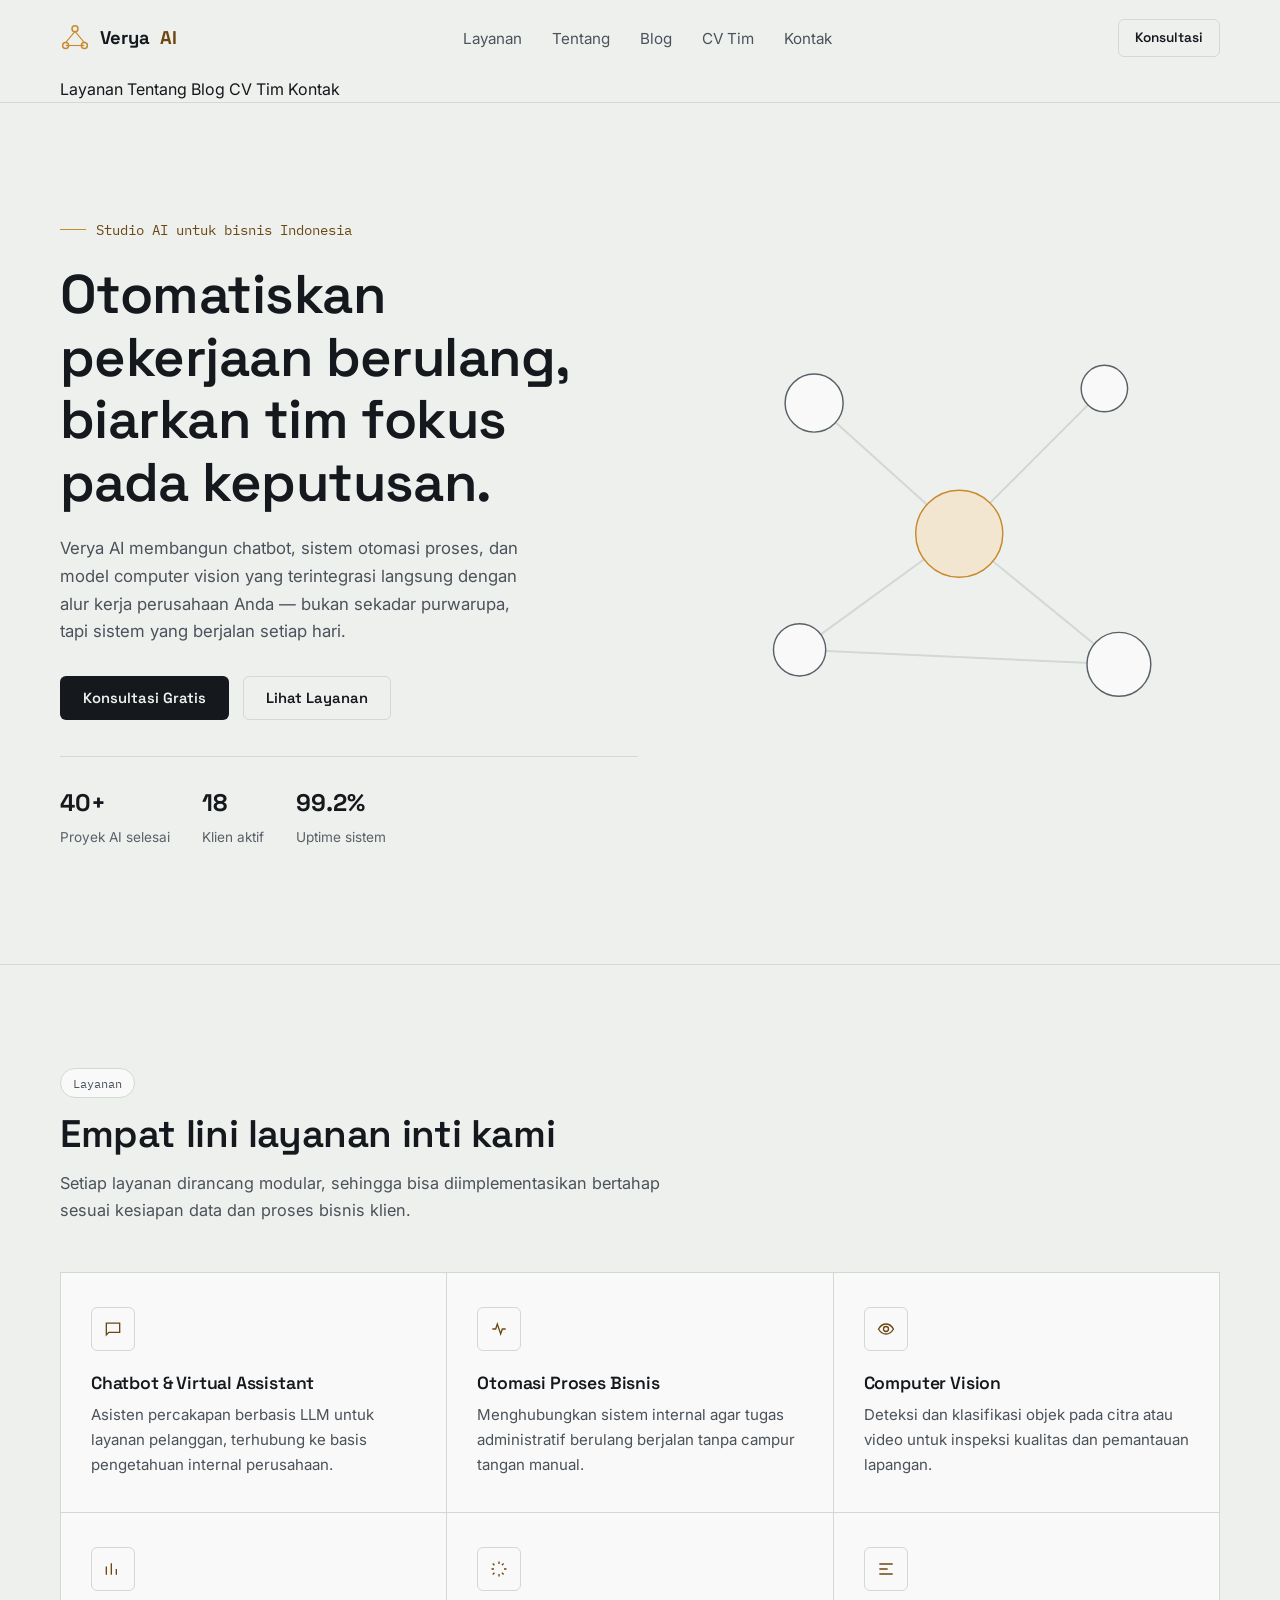
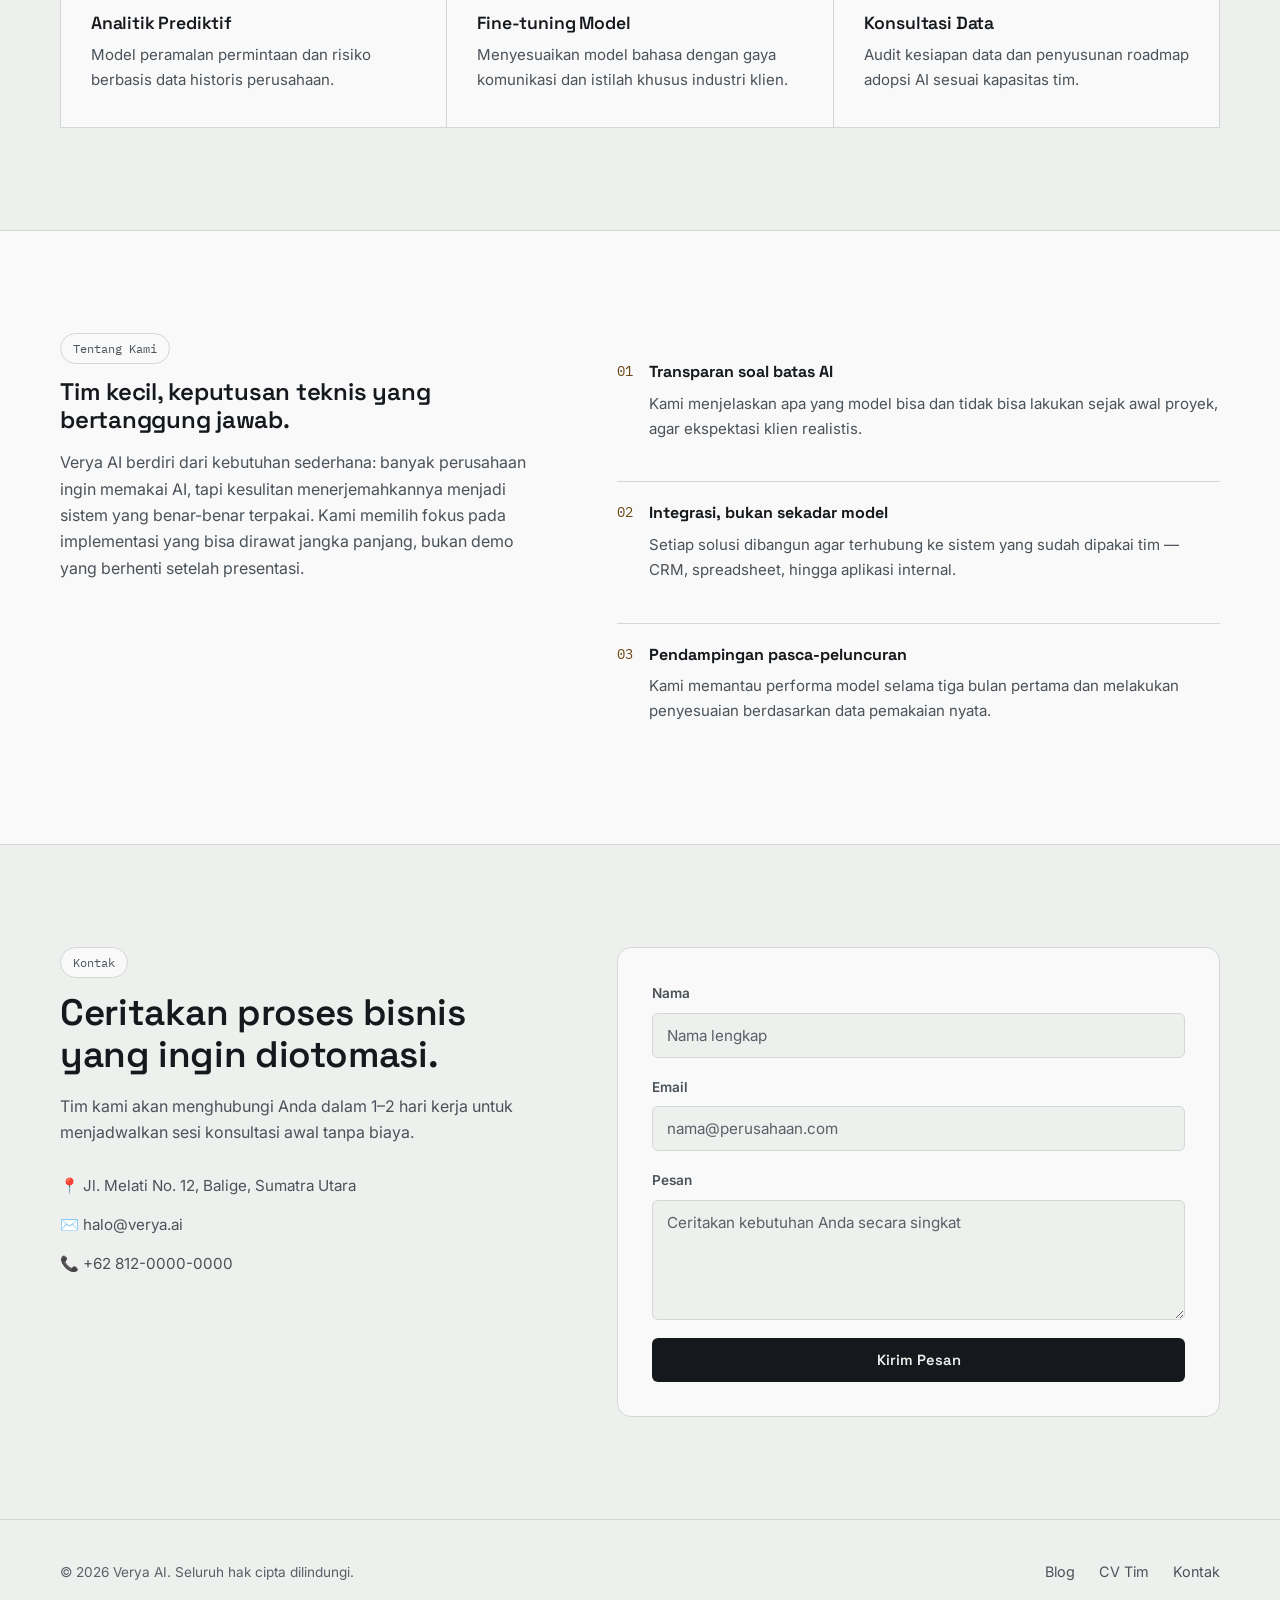
<file: index.html>
<!doctype html>
<html lang="id">
<head>
<meta charset="UTF-8">
<meta name="viewport" content="width=device-width, initial-scale=1">
<title>Verya AI — Solusi Kecerdasan Buatan untuk Bisnis</title>
<meta name="description" content="Verya AI membangun chatbot, otomasi proses bisnis, computer vision, dan analitik prediktif untuk perusahaan di Indonesia.">
<link rel="preconnect" href="https://fonts.googleapis.com">
<link href="https://fonts.googleapis.com/css2?family=Space+Grotesk:wght@500;600;700&family=Inter:wght@400;500;600&family=IBM+Plex+Mono:wght@400;500&display=swap" rel="stylesheet">
<link rel="stylesheet" href="assets/css/style.css">
</head>
<body>

<header class="site-header">
  <div class="container navbar-wrap">
    <input type="checkbox" id="nav-toggle" class="nav-toggle-input">

    <nav class="navbar">
      <a href="index.html" class="brand">
        <svg class="brand-mark" aria-hidden="true" viewBox="0 0 32 32" fill="none">
          <circle cx="16" cy="6" r="3.2" stroke-width="1.6"/>
          <circle cx="6" cy="24" r="3.2" stroke-width="1.6"/>
          <circle cx="26" cy="24" r="3.2" stroke-width="1.6"/>
          <line x1="16" y1="9" x2="6" y2="21" stroke-width="1.2"/>
          <line x1="16" y1="9" x2="26" y2="21" stroke-width="1.2"/>
          <line x1="6" y1="24" x2="26" y2="24" stroke-width="1.2"/>
        </svg>
        Verya<span>AI</span>
      </a>

      <ul class="nav-menu">
        <li><a href="#layanan">Layanan</a></li>
        <li><a href="#tentang">Tentang</a></li>
        <li><a href="blog.html">Blog</a></li>
        <li><a href="cv.html">CV Tim</a></li>
        <li><a href="#kontak">Kontak</a></li>
      </ul>

      <div class="nav-actions">
        <a href="#kontak" class="btn btn-outline btn-sm">Konsultasi</a>
        <label class="nav-toggle-label" for="nav-toggle">
          <span class="visually-hidden">Buka menu</span>
          <span></span><span></span><span></span>
        </label>
      </div>
    </nav>

    <div class="navbar-mobile-menu">
      <a href="#layanan">Layanan</a>
      <a href="#tentang">Tentang</a>
      <a href="blog.html">Blog</a>
      <a href="cv.html">CV Tim</a>
      <a href="#kontak">Kontak</a>
    </div>
  </div>
</header>

<main>

  <!-- HERO -->
  <section class="hero">
    <div class="container">
      <div class="hero-copy">
        <p class="hero-eyebrow">Studio AI untuk bisnis Indonesia</p>
        <h1>Otomatiskan pekerjaan berulang, biarkan tim fokus pada keputusan.</h1>
        <p class="hero-description">
          Verya AI membangun chatbot, sistem otomasi proses, dan model computer vision
          yang terintegrasi langsung dengan alur kerja perusahaan Anda — bukan sekadar
          purwarupa, tapi sistem yang berjalan setiap hari.
        </p>
        <div class="hero-buttons">
          <a href="#kontak" class="btn btn-primary">Konsultasi Gratis</a>
          <a href="#layanan" class="btn btn-outline">Lihat Layanan</a>
        </div>
        <div class="hero-stats">
          <div><strong>40+</strong><span>Proyek AI selesai</span></div>
          <div><strong>18</strong><span>Klien aktif</span></div>
          <div><strong>99.2%</strong><span>Uptime sistem</span></div>
        </div>
      </div>

      <div class="hero-graph" aria-hidden="true">
        <svg viewBox="0 0 360 300">
          <line x1="80" y1="60" x2="180" y2="150"></line>
          <line x1="280" y1="50" x2="180" y2="150"></line>
          <line x1="180" y1="150" x2="70" y2="230"></line>
          <line x1="180" y1="150" x2="290" y2="240"></line>
          <line x1="70" y1="230" x2="290" y2="240"></line>
          <circle cx="80" cy="60" r="20"></circle>
          <circle cx="280" cy="50" r="16"></circle>
          <circle class="node-active" cx="180" cy="150" r="30"></circle>
          <circle cx="70" cy="230" r="18"></circle>
          <circle cx="290" cy="240" r="22"></circle>
        </svg>
      </div>
    </div>
  </section>

  <!-- LAYANAN -->
  <section id="layanan">
    <div class="container">
      <div class="section-head">
        <span class="section-tag">Layanan</span>
        <h2>Empat lini layanan inti kami</h2>
        <p>Setiap layanan dirancang modular, sehingga bisa diimplementasikan bertahap
          sesuai kesiapan data dan proses bisnis klien.</p>
      </div>

      <div class="service-grid">
        <article class="service-card">
          <div class="service-icon">
            <svg width="20" height="20" viewBox="0 0 24 24" aria-hidden="true" fill="none" stroke="currentColor" stroke-width="1.6"><path d="M4 5h16v11H7l-3 3V5Z"/></svg>
          </div>
          <h3>Chatbot &amp; Virtual Assistant</h3>
          <p>Asisten percakapan berbasis LLM untuk layanan pelanggan, terhubung ke basis
            pengetahuan internal perusahaan.</p>
        </article>

        <article class="service-card">
          <div class="service-icon">
            <svg width="20" height="20" viewBox="0 0 24 24" aria-hidden="true" fill="none" stroke="currentColor" stroke-width="1.6"><path d="M4 12h4l2-6 4 12 2-6h4"/></svg>
          </div>
          <h3>Otomasi Proses Bisnis</h3>
          <p>Menghubungkan sistem internal agar tugas administratif berulang berjalan
            tanpa campur tangan manual.</p>
        </article>

        <article class="service-card">
          <div class="service-icon">
            <svg width="20" height="20" viewBox="0 0 24 24" aria-hidden="true" fill="none" stroke="currentColor" stroke-width="1.6"><circle cx="12" cy="12" r="3"/><path d="M3 12s3.5-6 9-6 9 6 9 6-3.5 6-9 6-9-6-9-6Z"/></svg>
          </div>
          <h3>Computer Vision</h3>
          <p>Deteksi dan klasifikasi objek pada citra atau video untuk inspeksi kualitas
            dan pemantauan lapangan.</p>
        </article>

        <article class="service-card">
          <div class="service-icon">
            <svg width="20" height="20" viewBox="0 0 24 24" aria-hidden="true" fill="none" stroke="currentColor" stroke-width="1.6"><path d="M4 19V9m6 10V5m6 14v-7"/></svg>
          </div>
          <h3>Analitik Prediktif</h3>
          <p>Model peramalan permintaan dan risiko berbasis data historis perusahaan.</p>
        </article>

        <article class="service-card">
          <div class="service-icon">
            <svg width="20" height="20" viewBox="0 0 24 24" aria-hidden="true" fill="none" stroke="currentColor" stroke-width="1.6"><path d="M12 3v3m0 12v3m9-9h-3M6 12H3m14.5-6.5-2 2m-9 9-2 2m0-13 2 2m9 9 2 2"/></svg>
          </div>
          <h3>Fine-tuning Model</h3>
          <p>Menyesuaikan model bahasa dengan gaya komunikasi dan istilah khusus industri
            klien.</p>
        </article>

        <article class="service-card">
          <div class="service-icon">
            <svg width="20" height="20" viewBox="0 0 24 24" aria-hidden="true" fill="none" stroke="currentColor" stroke-width="1.6"><path d="M4 6h16M4 12h10M4 18h16"/></svg>
          </div>
          <h3>Konsultasi Data</h3>
          <p>Audit kesiapan data dan penyusunan roadmap adopsi AI sesuai kapasitas tim.</p>
        </article>
      </div>
    </div>
  </section>

  <!-- TENTANG -->
  <section id="tentang" class="about">
    <div class="container">
      <div>
        <span class="section-tag">Tentang Kami</span>
        <h2>Tim kecil, keputusan teknis yang bertanggung jawab.</h2>
        <p style="color:var(--ink-soft); margin-top:16px;">
          Verya AI berdiri dari kebutuhan sederhana: banyak perusahaan ingin memakai AI,
          tapi kesulitan menerjemahkannya menjadi sistem yang benar-benar terpakai.
          Kami memilih fokus pada implementasi yang bisa dirawat jangka panjang,
          bukan demo yang berhenti setelah presentasi.
        </p>
      </div>

      <div class="about-list">
        <div class="about-item">
          <span class="about-number">01</span>
          <div>
            <strong>Transparan soal batas AI</strong>
            <p>Kami menjelaskan apa yang model bisa dan tidak bisa lakukan sejak awal
              proyek, agar ekspektasi klien realistis.</p>
          </div>
        </div>
        <div class="about-item">
          <span class="about-number">02</span>
          <div>
            <strong>Integrasi, bukan sekadar model</strong>
            <p>Setiap solusi dibangun agar terhubung ke sistem yang sudah dipakai tim —
              CRM, spreadsheet, hingga aplikasi internal.</p>
          </div>
        </div>
        <div class="about-item">
          <span class="about-number">03</span>
          <div>
            <strong>Pendampingan pasca-peluncuran</strong>
            <p>Kami memantau performa model selama tiga bulan pertama dan melakukan
              penyesuaian berdasarkan data pemakaian nyata.</p>
          </div>
        </div>
      </div>
    </div>
  </section>

  <!-- KONTAK -->
  <section id="kontak" class="contact">
    <div class="container">
      <div class="contact-info">
        <span class="section-tag">Kontak</span>
        <h2>Ceritakan proses bisnis yang ingin diotomasi.</h2>
        <p>Tim kami akan menghubungi Anda dalam 1–2 hari kerja untuk menjadwalkan sesi
          konsultasi awal tanpa biaya.</p>
        <ul class="contact-detail">
          <li>📍 Jl. Melati No. 12, Balige, Sumatra Utara</li>
          <li>✉️ halo@verya.ai</li>
          <li>📞 +62 812-0000-0000</li>
        </ul>
      </div>

      <form class="contact-form">
        <div class="form-row">
          <label for="nama">Nama</label>
          <input type="text" id="nama" name="nama" placeholder="Nama lengkap" required>
        </div>
        <div class="form-row">
          <label for="email">Email</label>
          <input type="email" id="email" name="email" placeholder="nama@perusahaan.com" required>
        </div>
        <div class="form-row">
          <label for="pesan">Pesan</label>
          <textarea id="pesan" name="pesan" placeholder="Ceritakan kebutuhan Anda secara singkat"></textarea>
        </div>
        <button type="submit" class="btn btn-primary">Kirim Pesan</button>
      </form>
    </div>
  </section>

</main>

<footer class="site-footer">
  <div class="container">
    <p class="footer-note">© 2026 Verya AI. Seluruh hak cipta dilindungi.</p>
    <div class="footer-links">
      <a href="blog.html">Blog</a>
      <a href="cv.html">CV Tim</a>
      <a href="#kontak">Kontak</a>
    </div>
  </div>
</footer>

</body>
</html>
</file>
<file: assets/css/style.css>
/* =========================================================
   VERYA AI — LANDING PAGE STYLESHEET
   Studi kasus 3.1 — HTML + CSS murni (tanpa framework)
   ========================================================= */

/* ---------- 1. CSS VARIABLES ---------- */
:root {
  /* Warna dasar */
  --ink: #15181c;
  --ink-soft: #4b5259;
  --ink-faint: #5a6067;

  --paper: #eef0ee;
  --paper-raised: #f8f9f8;
  --paper-deep: #e2e6e3;

  --line: #d3d8d5;

  --accent: #c98a2c;
  --accent-deep: #6b4712;
  --accent-soft: #f3e6d1;

  /* Tipografi */
  --font-display: "Space Grotesk", sans-serif;
  --font-body: "Inter", sans-serif;
  --font-mono: "IBM Plex Mono", monospace;

  /* Layout */
  --container: 1160px;
  --radius: 6px;
  --radius-lg: 14px;
}

/* ---------- 2. RESET / UNIVERSAL SELECTOR ---------- */
* {
  box-sizing: border-box;
}

html {
  scroll-behavior: smooth;
}

body {
  margin: 0;
  font-family: var(--font-body);
  color: var(--ink);
  background: var(--paper);
  line-height: 1.65;
  -webkit-font-smoothing: antialiased;
}

h1, h2, h3, p, ul, figure {
  margin: 0;
}

h1, h2, h3 {
  font-family: var(--font-display);
  font-weight: 600;
  line-height: 1.15;
  letter-spacing: -0.01em;
}

ul {
  padding: 0;
  list-style: none;
}

.visually-hidden {
  position: absolute;
  width: 1px;
  height: 1px;
  padding: 0;
  margin: -1px;
  overflow: hidden;
  clip: rect(0, 0, 0, 0);
  white-space: nowrap;
  border: 0;
}

a {
  color: inherit;
  text-decoration: none;
}

img {
  max-width: 100%;
  display: block;
}

/* ---------- 3. CONTAINER ---------- */
.container {
  width: min(100% - 40px, var(--container));
  margin-inline: auto;
}

section {
  padding-block: clamp(56px, 8vw, 104px);
}

.section-head {
  max-width: 620px;
  margin-bottom: 48px;
}

.section-tag {
  display: inline-block;
  margin-bottom: 14px;
  padding: 4px 12px;
  border: 1px solid var(--line);
  border-radius: 999px;
  font-family: var(--font-mono);
  font-size: 0.78rem;
  color: var(--ink-soft);
  background: var(--paper-raised);
}

.section-head h2 {
  font-size: clamp(1.7rem, 3vw, 2.4rem);
  margin-bottom: 14px;
}

.section-head p {
  color: var(--ink-soft);
  font-size: 1.02rem;
}

/* ---------- 4. HEADER / NAVBAR (Flexbox) ---------- */
.site-header {
  position: sticky;
  top: 0;
  z-index: 1000;
  background: rgba(238, 240, 238, 0.92);
  backdrop-filter: blur(8px);
  border-bottom: 1px solid var(--line);
}

.navbar {
  display: flex;
  align-items: center;
  justify-content: space-between;
  min-height: 76px;
  gap: 20px;
}

.brand {
  display: flex;
  align-items: center;
  gap: 10px;
  font-family: var(--font-display);
  font-weight: 700;
  font-size: 1.15rem;
}

.brand-mark {
  width: 30px;
  height: 30px;
  flex-shrink: 0;
}

.brand-mark circle,
.brand-mark line {
  stroke: var(--accent);
}

.brand span {
  color: var(--accent-deep);
}

.nav-menu {
  display: flex;
  align-items: center;
  gap: 30px;
}

.nav-menu a {
  font-size: 0.95rem;
  color: var(--ink-soft);
  transition: color 0.2s ease;
}

.nav-menu a:hover,
.nav-menu a.is-active {
  color: var(--ink);
}

.nav-actions {
  display: flex;
  align-items: center;
  gap: 14px;
}

/* Menu mobile — checkbox hack, tanpa JavaScript */
.nav-toggle-input {
  display: none;
}

.nav-toggle-label {
  display: none;
  flex-direction: column;
  gap: 5px;
  cursor: pointer;
}

.nav-toggle-label span {
  width: 24px;
  height: 2px;
  background: var(--ink);
}

/* ---------- 5. BUTTONS ---------- */
.btn {
  display: inline-flex;
  align-items: center;
  justify-content: center;
  min-height: 44px;
  padding-inline: 22px;
  border-radius: var(--radius);
  border: 1px solid transparent;
  font-family: var(--font-display);
  font-size: 0.92rem;
  font-weight: 600;
  cursor: pointer;
  transition: transform 0.2s ease, background 0.2s ease, border-color 0.2s ease;
}

.btn-primary {
  background: var(--ink);
  color: var(--paper);
}

.btn-primary:hover {
  background: var(--accent-deep);
  transform: translateY(-2px);
}

.btn-outline {
  border-color: var(--line);
  background: transparent;
  color: var(--ink);
}

.btn-outline:hover {
  border-color: var(--ink);
  transform: translateY(-2px);
}

.btn-sm {
  min-height: 38px;
  padding-inline: 16px;
  font-size: 0.85rem;
}

/* ---------- 6. HERO (Grid) ---------- */
.hero {
  padding-block: clamp(56px, 9vw, 120px);
  border-bottom: 1px solid var(--line);
}

.hero .container {
  display: grid;
  grid-template-columns: minmax(0, 1.05fr) minmax(280px, 0.95fr);
  align-items: center;
  gap: 60px;
}

.hero-eyebrow {
  display: flex;
  align-items: center;
  gap: 10px;
  margin-bottom: 22px;
  font-family: var(--font-mono);
  font-size: 0.85rem;
  color: var(--accent-deep);
}

.hero-eyebrow::before {
  content: "";
  width: 26px;
  height: 1px;
  background: var(--accent);
}

.hero h1 {
  max-width: 620px;
  margin-bottom: 22px;
  font-size: clamp(2.2rem, 4.6vw, 3.4rem);
}

.hero-description {
  max-width: 480px;
  margin-bottom: 30px;
  color: var(--ink-soft);
  font-size: 1.05rem;
}

.hero-buttons {
  display: flex;
  flex-wrap: wrap;
  gap: 14px;
  margin-bottom: 36px;
}

.hero-stats {
  display: flex;
  gap: 32px;
  padding-top: 26px;
  border-top: 1px solid var(--line);
}

.hero-stats strong {
  display: block;
  font-family: var(--font-display);
  font-size: 1.5rem;
}

.hero-stats span {
  font-size: 0.85rem;
  color: var(--ink-faint);
}

/* Diagram graf (SVG) — pengganti ilustrasi generik */
.hero-graph {
  position: relative;
  min-height: 320px;
  display: grid;
  place-items: center;
}

.hero-graph svg {
  width: 100%;
  height: auto;
}

.hero-graph circle {
  fill: var(--paper-raised);
  stroke: var(--ink-faint);
}

.hero-graph circle.node-active {
  fill: var(--accent-soft);
  stroke: var(--accent);
}

.hero-graph line {
  stroke: var(--line);
  stroke-width: 1.4;
}

/* ---------- 7. LAYANAN — CARD GRID ---------- */
.service-grid {
  display: grid;
  grid-template-columns: repeat(3, 1fr);
  gap: 1px;
  background: var(--line);
  border: 1px solid var(--line);
}

.service-card {
  padding: 34px 30px;
  background: var(--paper-raised);
  transition: background 0.2s ease;
}

.service-card:hover {
  background: var(--paper-deep);
}

.service-icon {
  display: grid;
  place-items: center;
  width: 44px;
  height: 44px;
  margin-bottom: 22px;
  border: 1px solid var(--line);
  border-radius: var(--radius);
  color: var(--accent-deep);
}

.service-card h3 {
  margin-bottom: 10px;
  font-size: 1.1rem;
}

.service-card p {
  color: var(--ink-soft);
  font-size: 0.94rem;
}

/* ---------- 8. TENTANG (Flexbox, alternating layout) ---------- */
.about {
  background: var(--paper-raised);
  border-block: 1px solid var(--line);
}

.about .container {
  display: grid;
  grid-template-columns: minmax(0, 0.9fr) minmax(0, 1.1fr);
  gap: 64px;
  align-items: start;
}

.about-list {
  display: grid;
  gap: 22px;
  margin-top: 8px;
}

.about-item {
  display: flex;
  gap: 16px;
  padding-block: 18px;
  border-top: 1px solid var(--line);
}

.about-item:first-child {
  border-top: none;
}

.about-item strong {
  display: block;
  margin-bottom: 6px;
  font-family: var(--font-display);
}

.about-item p {
  color: var(--ink-soft);
  font-size: 0.94rem;
}

.about-number {
  font-family: var(--font-mono);
  color: var(--accent-deep);
  font-size: 0.9rem;
}

/* ---------- 9. KONTAK — FORM ---------- */
.contact .container {
  display: grid;
  grid-template-columns: minmax(0, 0.9fr) minmax(0, 1.1fr);
  gap: 64px;
}

.contact-info h2 {
  font-size: clamp(1.7rem, 3vw, 2.3rem);
  margin-bottom: 16px;
}

.contact-info p {
  color: var(--ink-soft);
  margin-bottom: 28px;
}

.contact-detail {
  display: grid;
  gap: 14px;
  font-size: 0.95rem;
}

.contact-detail li {
  display: flex;
  gap: 10px;
  color: var(--ink-soft);
}

.contact-form {
  display: grid;
  gap: 18px;
  padding: 34px;
  background: var(--paper-raised);
  border: 1px solid var(--line);
  border-radius: var(--radius-lg);
}

.form-row {
  display: grid;
  gap: 8px;
}

.form-row label {
  font-size: 0.85rem;
  font-weight: 600;
  color: var(--ink-soft);
}

.form-row input,
.form-row textarea {
  width: 100%;
  padding: 12px 14px;
  border: 1px solid var(--line);
  border-radius: var(--radius);
  background: var(--paper);
  font-family: var(--font-body);
  font-size: 0.95rem;
  color: var(--ink);
}

.form-row input:focus,
.form-row textarea:focus {
  outline: none;
  border-color: var(--accent);
}

.form-row input::placeholder,
.form-row textarea::placeholder {
  color: var(--ink-faint);
}

.contact-form textarea {
  min-height: 120px;
  resize: vertical;
}

/* ---------- 10. FOOTER ---------- */
.site-footer {
  border-top: 1px solid var(--line);
  padding-block: 40px;
}

.site-footer .container {
  display: flex;
  flex-wrap: wrap;
  align-items: center;
  justify-content: space-between;
  gap: 16px;
}

.footer-links {
  display: flex;
  gap: 24px;
  font-size: 0.9rem;
  color: var(--ink-soft);
}

.footer-links a:hover {
  color: var(--ink);
}

.footer-note {
  font-size: 0.85rem;
  color: var(--ink-faint);
}

/* ---------- 11. RESPONSIVE (MEDIA QUERY) ---------- */
@media (max-width: 860px) {
  .nav-menu,
  .nav-actions .btn-outline {
    display: none;
  }

  .nav-toggle-label {
    display: flex;
  }

  .nav-toggle-input:checked ~ .navbar-mobile-menu {
    display: flex;
  }

  .navbar-mobile-menu {
    display: none;
    flex-direction: column;
    gap: 4px;
    padding-block: 16px;
    border-top: 1px solid var(--line);
  }

  .navbar-mobile-menu a {
    padding: 10px 4px;
    color: var(--ink-soft);
  }

  .hero .container,
  .about .container,
  .contact .container {
    grid-template-columns: 1fr;
  }

  .hero-graph {
    order: -1;
  }

  .service-grid {
    grid-template-columns: 1fr;
  }
}

@media (max-width: 600px) {
  .hero-stats {
    flex-wrap: wrap;
    row-gap: 16px;
  }
}
</file>
